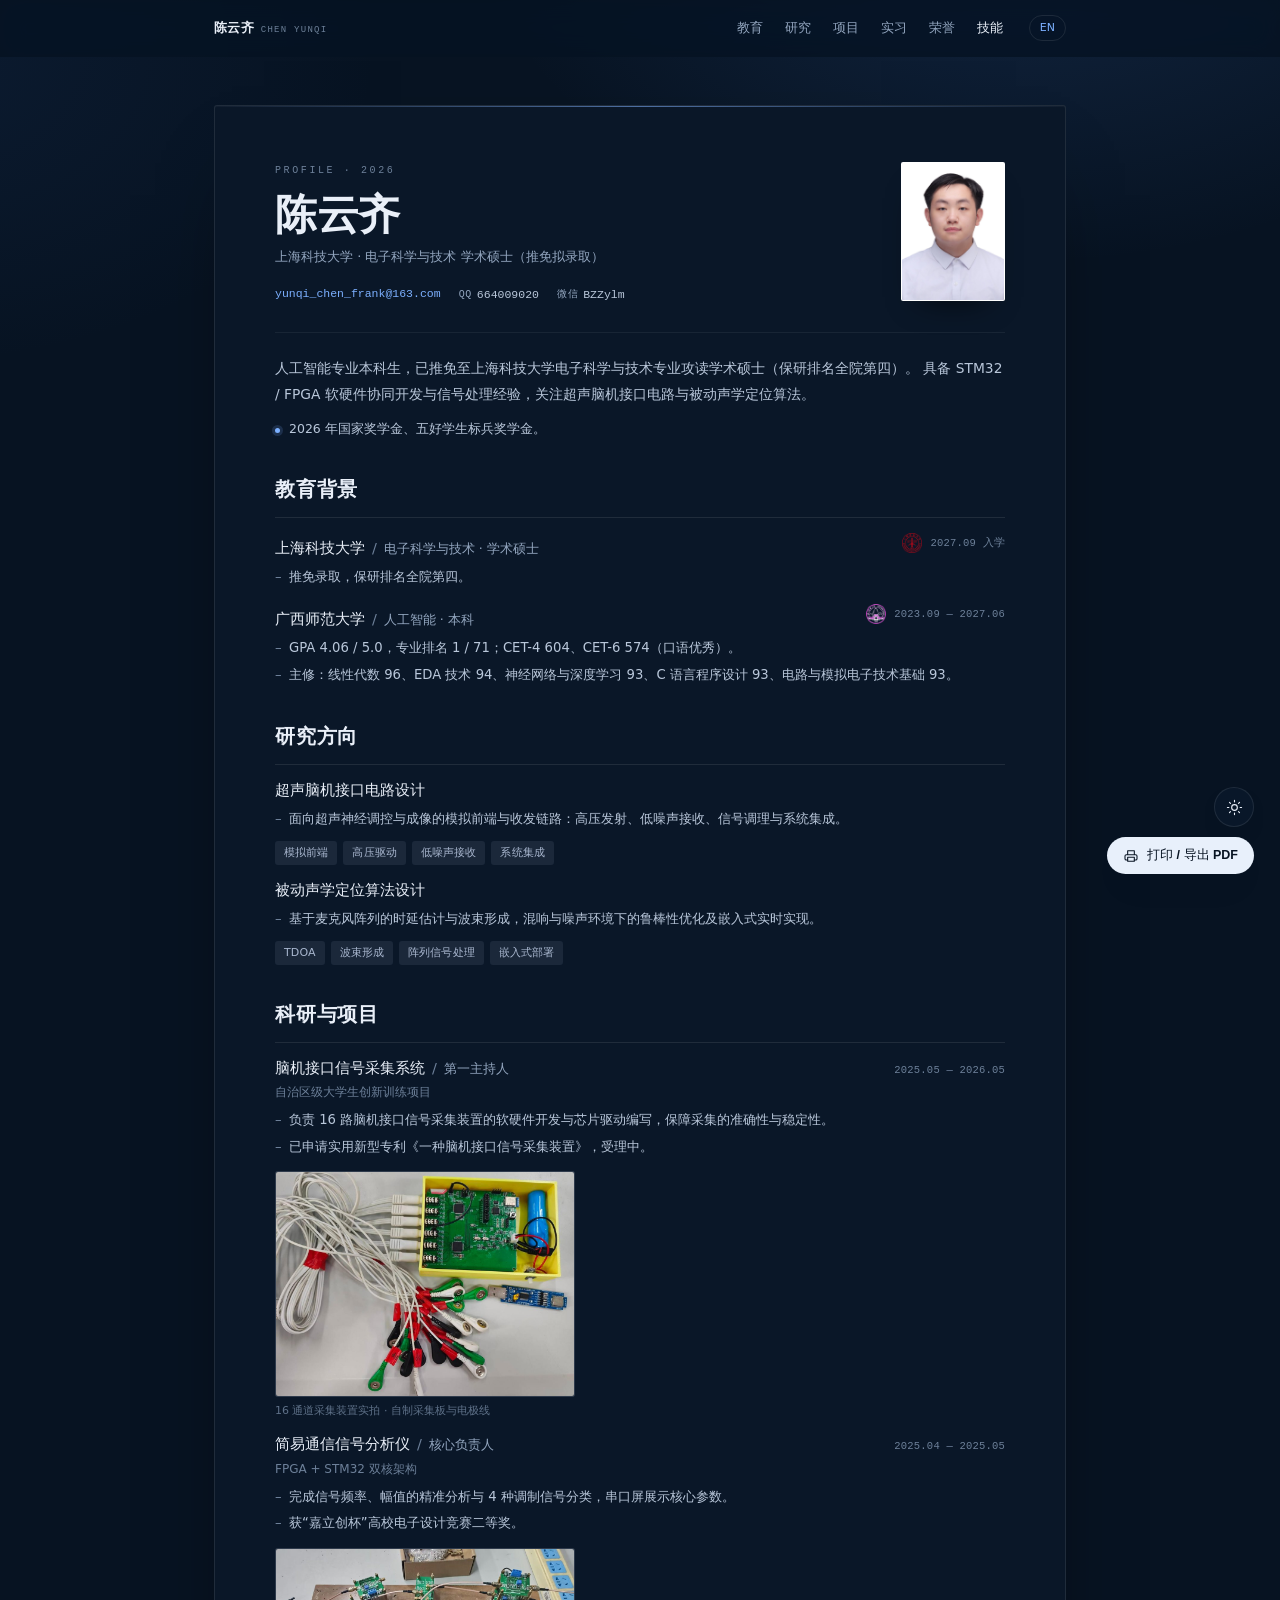
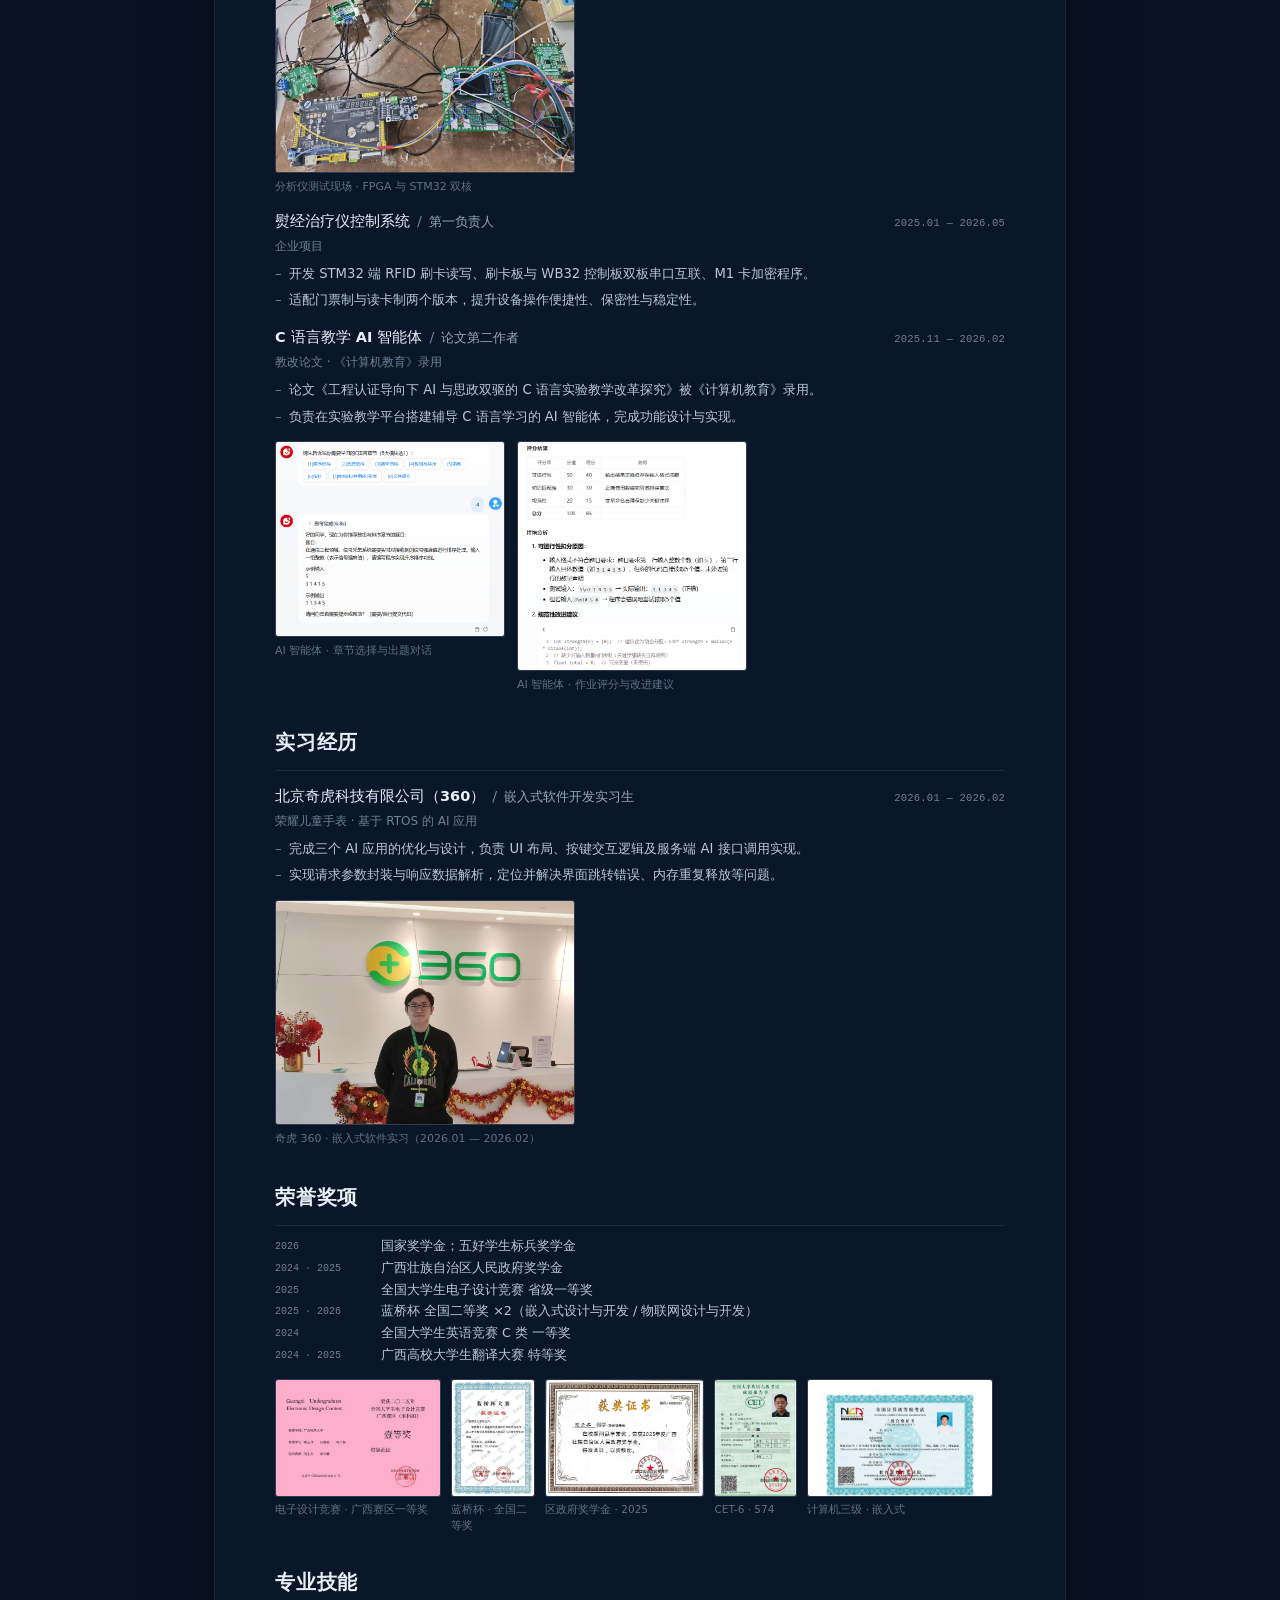
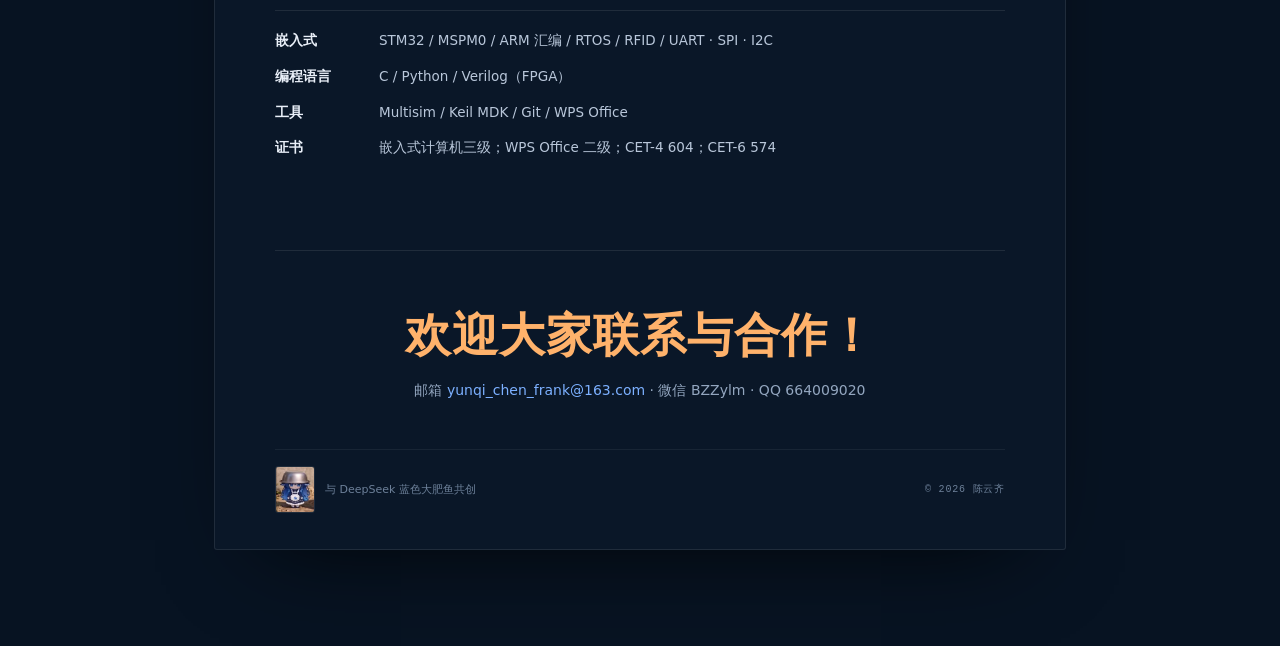
<file: index.html>
<!doctype html>
<html lang="zh-CN">
<head>
  <meta charset="utf-8" />
  <meta name="viewport" content="width=device-width, initial-scale=1" />
  <title>陈云齐 | 超声脑机接口 · 声学定位</title>
  <meta name="description" content="陈云齐：推免至上海科技大学电子科学与技术学术硕士，研究方向为超声脑机接口电路设计与被动声学定位算法设计。" />
  <meta name="author" content="陈云齐" />
  <meta name="theme-color" content="#071322" />
  <meta property="og:type" content="website" />
  <meta property="og:title" content="陈云齐 | 超声脑机接口 · 声学定位" />
  <meta property="og:description" content="上海科技大学电子科学与技术学硕（推免）· 超声脑机接口电路 / 被动声学定位算法" />
  <link rel="icon" href="data:image/svg+xml,%3Csvg xmlns='http://www.w3.org/2000/svg' viewBox='0 0 64 64'%3E%3Crect width='64' height='64' rx='10' fill='%23071322'/%3E%3Ctext x='32' y='44' font-size='32' text-anchor='middle' fill='%237cb0ff' font-family='serif'%3E%E9%99%88%3C/text%3E%3C/svg%3E" />
  <script>document.documentElement.classList.add("js");</script>
  <script>
    (function () {
      var theme = "dark";
      var forced = null;
      try {
        forced = new URLSearchParams(location.search).get("theme");
      } catch (e) {}
      if (forced === "light" || forced === "dark") {
        theme = forced;
      } else {
        try {
          var saved = localStorage.getItem("yunqi-theme");
          if (saved === "light" || saved === "dark") theme = saved;
        } catch (e) {}
      }
      document.documentElement.dataset.theme = theme;
    })();
  </script>
  <link rel="alternate" hreflang="zh-CN" href="./" />
  <link rel="alternate" hreflang="en" href="en/" />
  <link rel="stylesheet" href="styles.css" />
</head>
<body>
  <a class="skip-link" href="#resume">跳到正文</a>

  <header class="site-nav" id="siteNav">
    <div class="nav-inner">
      <a class="nav-brand" href="#top">陈云齐<span>CHEN YUNQI</span></a>
      <nav class="nav-links" aria-label="页面导航">
        <a href="#education">教育</a>
        <a href="#research">研究</a>
        <a href="#projects">项目</a>
        <a href="#experience">实习</a>
        <a href="#honors">荣誉</a>
        <a href="#skills">技能</a>
        <a class="lang" href="en/index.html" hreflang="en" lang="en">EN</a>
      </nav>
    </div>
  </header>

  <main class="page" id="top">
    <article class="sheet" id="resume">
      <!-- ============ 头部 ============ -->
      <header class="resume-head">
        <div class="head-main">
          <p class="eyebrow">PROFILE · 2026</p>
          <h1>陈云齐</h1>
          <p class="head-title">上海科技大学 · 电子科学与技术 学术硕士（推免拟录取）</p>

          <ul class="contact">
            <li><a href="mailto:yunqi_chen_frank@163.com">yunqi_chen_frank@163.com</a></li>
            <li class="im"><span>QQ</span>664009020</li>
            <li class="im"><span>微信</span>BZZylm</li>
          </ul>
        </div>

        <figure class="photo">
          <img src="assets/photo.jpg" alt="陈云齐的证件照" width="900" height="1200" />
        </figure>
      </header>

      <!-- ============ 概述 ============ -->
      <p class="summary">
        人工智能专业本科生，已推免至上海科技大学电子科学与技术专业攻读学术硕士（保研排名全院第四）。
        具备 STM32 / FPGA 软硬件协同开发与信号处理经验，关注超声脑机接口电路与被动声学定位算法。
      </p>

      <p class="now"><span class="dot"></span>2026 年国家奖学金、五好学生标兵奖学金。</p>

      <!-- ============ 01 教育背景 ============ -->
      <section class="block" id="education">
        <h2>教育背景</h2>

        <div class="entry">
          <div class="entry-head">
            <h3>上海科技大学<span class="sep">/</span><span class="role">电子科学与技术 · 学术硕士</span></h3>
            <span class="entry-right">
              <img class="school-emblem" src="assets/shanghaitech-emblem.png" alt="上海科技大学校徽" width="20" height="20" />
              <span class="date">2027.09 入学</span>
            </span>
          </div>
          <ul class="bullets">
            <li>推免录取，保研排名全院第四。</li>
          </ul>
        </div>

        <div class="entry">
          <div class="entry-head">
            <h3>广西师范大学<span class="sep">/</span><span class="role">人工智能 · 本科</span></h3>
            <span class="entry-right">
              <img class="school-emblem" src="assets/gxnu-emblem.png" alt="广西师范大学校徽" width="20" height="20" />
              <span class="date">2023.09 — 2027.06</span>
            </span>
          </div>
          <ul class="bullets">
            <li>GPA 4.06 / 5.0，专业排名 1 / 71；CET-4 604、CET-6 574（口语优秀）。</li>
            <li>主修：线性代数 96、EDA 技术 94、神经网络与深度学习 93、C 语言程序设计 93、电路与模拟电子技术基础 93。</li>
          </ul>
        </div>
      </section>

      <!-- ============ 02 研究方向 ============ -->
      <section class="block" id="research">
        <h2>研究方向</h2>

        <div class="entry">
          <div class="entry-head">
            <h3>超声脑机接口电路设计</h3>
          </div>
          <ul class="bullets">
            <li>面向超声神经调控与成像的模拟前端与收发链路：高压发射、低噪声接收、信号调理与系统集成。</li>
          </ul>
          <ul class="tags">
            <li>模拟前端</li><li>高压驱动</li><li>低噪声接收</li><li>系统集成</li>
          </ul>
        </div>

        <div class="entry">
          <div class="entry-head">
            <h3>被动声学定位算法设计</h3>
          </div>
          <ul class="bullets">
            <li>基于麦克风阵列的时延估计与波束形成，混响与噪声环境下的鲁棒性优化及嵌入式实时实现。</li>
          </ul>
          <ul class="tags">
            <li>TDOA</li><li>波束形成</li><li>阵列信号处理</li><li>嵌入式部署</li>
          </ul>
        </div>
      </section>

      <!-- ============ 03 科研与项目 ============ -->
      <section class="block" id="projects">
        <h2>科研与项目</h2>

        <div class="entry">
          <div class="entry-head">
            <h3>脑机接口信号采集系统<span class="sep">/</span><span class="role">第一主持人</span></h3>
            <span class="date">2025.05 — 2026.05</span>
          </div>
          <p class="entry-sub">自治区级大学生创新训练项目</p>
          <ul class="bullets">
            <li>负责 16 路脑机接口信号采集装置的软硬件开发与芯片驱动编写，保障采集的准确性与稳定性。</li>
            <li>已申请实用新型专利《一种脑机接口信号采集装置》，受理中。</li>
          </ul>
          <figure class="entry-figure">
            <img src="assets/gallery-bci.jpg" alt="16 通道脑机接口信号采集装置" loading="lazy" width="1000" height="750" />
            <figcaption>16 通道采集装置实拍 · 自制采集板与电极线</figcaption>
          </figure>
        </div>

        <div class="entry">
          <div class="entry-head">
            <h3>简易通信信号分析仪<span class="sep">/</span><span class="role">核心负责人</span></h3>
            <span class="date">2025.04 — 2025.05</span>
          </div>
          <p class="entry-sub">FPGA + STM32 双核架构</p>
          <ul class="bullets">
            <li>完成信号频率、幅值的精准分析与 4 种调制信号分类，串口屏展示核心参数。</li>
            <li>获“嘉立创杯”高校电子设计竞赛二等奖。</li>
          </ul>
          <figure class="entry-figure">
            <img src="assets/gallery-communicator.jpg" alt="通信信号分析仪与测试现场" loading="lazy" width="1100" height="825" />
            <figcaption>分析仪测试现场 · FPGA 与 STM32 双核</figcaption>
          </figure>
        </div>

        <div class="entry">
          <div class="entry-head">
            <h3>熨经治疗仪控制系统<span class="sep">/</span><span class="role">第一负责人</span></h3>
            <span class="date">2025.01 — 2026.05</span>
          </div>
          <p class="entry-sub">企业项目</p>
          <ul class="bullets">
            <li>开发 STM32 端 RFID 刷卡读写、刷卡板与 WB32 控制板双板串口互联、M1 卡加密程序。</li>
            <li>适配门票制与读卡制两个版本，提升设备操作便捷性、保密性与稳定性。</li>
          </ul>
        </div>

        <div class="entry">
          <div class="entry-head">
            <h3>C 语言教学 AI 智能体<span class="sep">/</span><span class="role">论文第二作者</span></h3>
            <span class="date">2025.11 — 2026.02</span>
          </div>
          <p class="entry-sub">教改论文 · 《计算机教育》录用</p>
          <ul class="bullets">
            <li>论文《工程认证导向下 AI 与思政双驱的 C 语言实验教学改革探究》被《计算机教育》录用。</li>
            <li>负责在实验教学平台搭建辅导 C 语言学习的 AI 智能体，完成功能设计与实现。</li>
          </ul>
          <div class="figure-row">
            <figure class="entry-figure">
              <img src="assets/paperpic1.png" alt="C 语言教学 AI 智能体对话界面" loading="lazy" width="798" height="678" />
              <figcaption>AI 智能体 · 章节选择与出题对话</figcaption>
            </figure>
            <figure class="entry-figure">
              <img src="assets/paperpic2.png" alt="AI 智能体作业评分与反馈" loading="lazy" width="662" height="661" />
              <figcaption>AI 智能体 · 作业评分与改进建议</figcaption>
            </figure>
          </div>
        </div>
      </section>

      <!-- ============ 04 实习经历 ============ -->
      <section class="block" id="experience">
        <h2>实习经历</h2>

        <div class="entry">
          <div class="entry-head">
            <h3>北京奇虎科技有限公司（360）<span class="sep">/</span><span class="role">嵌入式软件开发实习生</span></h3>
            <span class="date">2026.01 — 2026.02</span>
          </div>
          <p class="entry-sub">荣耀儿童手表 · 基于 RTOS 的 AI 应用</p>
          <ul class="bullets">
            <li>完成三个 AI 应用的优化与设计，负责 UI 布局、按键交互逻辑及服务端 AI 接口调用实现。</li>
            <li>实现请求参数封装与响应数据解析，定位并解决界面跳转错误、内存重复释放等问题。</li>
          </ul>
          <figure class="entry-figure">
            <img src="assets/gallery-internship.jpg" alt="在奇虎 360 实习" loading="lazy" width="1100" height="825" />
            <figcaption>奇虎 360 · 嵌入式软件实习（2026.01 — 2026.02）</figcaption>
          </figure>
        </div>
      </section>

      <!-- ============ 05 荣誉奖项 ============ -->
      <section class="block" id="honors">
        <h2>荣誉奖项</h2>

        <ul class="honor-list">
          <li><span>2026</span><p>国家奖学金；五好学生标兵奖学金</p></li>
          <li><span>2024 · 2025</span><p>广西壮族自治区人民政府奖学金</p></li>
          <li><span>2025</span><p>全国大学生电子设计竞赛 省级一等奖</p></li>
          <li><span>2025 · 2026</span><p>蓝桥杯 全国二等奖 ×2（嵌入式设计与开发 / 物联网设计与开发）</p></li>
          <li><span>2024</span><p>全国大学生英语竞赛 C 类 一等奖</p></li>
          <li><span>2024 · 2025</span><p>广西高校大学生翻译大赛 特等奖</p></li>
        </ul>

        <div class="cert-grid">
          <figure>
            <img src="assets/gallery-electricalrace.jpg" alt="全国大学生电子设计竞赛广西赛区一等奖证书" loading="lazy" width="1000" height="706" />
            <figcaption>电子设计竞赛 · 广西赛区一等奖</figcaption>
          </figure>
          <figure>
            <img src="assets/gallery-bluebridge.jpg" alt="蓝桥杯全国二等奖证书" loading="lazy" width="1000" height="1415" />
            <figcaption>蓝桥杯 · 全国二等奖</figcaption>
          </figure>
          <figure>
            <img src="assets/gallery-scholarship.jpg" alt="广西壮族自治区人民政府奖学金证书" loading="lazy" width="1000" height="738" />
            <figcaption>区政府奖学金 · 2025</figcaption>
          </figure>
          <figure>
            <img src="assets/gallery-cet6.jpg" alt="CET-6 成绩报告单（574 分）" loading="lazy" width="507" height="727" />
            <figcaption>CET-6 · 574</figcaption>
          </figure>
          <figure>
            <img src="assets/gallery-ncre.jpg" alt="全国计算机等级考试三级证书" loading="lazy" width="1000" height="631" />
            <figcaption>计算机三级 · 嵌入式</figcaption>
          </figure>
        </div>
      </section>

      <!-- ============ 06 专业技能 ============ -->
      <section class="block" id="skills">
        <h2>专业技能</h2>

        <dl class="skill-list">
          <div><dt>嵌入式</dt><dd>STM32 / MSPM0 / ARM 汇编 / RTOS / RFID / UART · SPI · I2C</dd></div>
          <div><dt>编程语言</dt><dd>C / Python / Verilog（FPGA）</dd></div>
          <div><dt>工具</dt><dd>Multisim / Keil MDK / Git / WPS Office</dd></div>
          <div><dt>证书</dt><dd>嵌入式计算机三级；WPS Office 二级；CET-4 604；CET-6 574</dd></div>
        </dl>
      </section>

      <section class="cta">
        <h2>欢迎大家联系与合作！</h2>
        <p>邮箱 <a href="mailto:yunqi_chen_frank@163.com">yunqi_chen_frank@163.com</a> · 微信 BZZylm · QQ 664009020</p>
      </section>

      <footer class="sheet-foot">
        <div class="credit">
          <a class="credit-link" href="https://www.deepseek.com" target="_blank" rel="noopener noreferrer" aria-label="访问 DeepSeek 官网" title="DeepSeek 官网">
            <img src="assets/meme-web.png" alt="DeepSeek 蓝色大肥鱼表情包" width="40" height="47" loading="lazy" />
          </a>
          <p>与 DeepSeek 蓝色大肥鱼共创</p>
        </div>
        <p class="copyright">© <span id="year">2026</span> 陈云齐</p>
      </footer>
    </article>
  </main>

  <div class="toolbar">
    <button class="theme-btn" id="themeToggle" type="button" aria-label="切换主题" aria-pressed="false">
      <svg class="icon-sun" viewBox="0 0 24 24" aria-hidden="true">
        <circle cx="12" cy="12" r="4" />
        <path d="M12 2v2M12 20v2M2 12h2M20 12h2M4.9 4.9l1.4 1.4M17.7 17.7l1.4 1.4M19.1 4.9l-1.4 1.4M6.3 17.7l-1.4 1.4" />
      </svg>
      <svg class="icon-moon" viewBox="0 0 24 24" aria-hidden="true">
        <path d="M20 14.5A8.5 8.5 0 0 1 9.5 4a8.5 8.5 0 1 0 10.5 10.5Z" />
      </svg>
    </button>

    <button class="print-btn" id="printBtn" type="button">
      <svg viewBox="0 0 24 24" aria-hidden="true"><path d="M7 9V4h10v5M7 18H5a2 2 0 0 1-2-2v-4a2 2 0 0 1 2-2h14a2 2 0 0 1 2 2v4a2 2 0 0 1-2 2h-2"/><path d="M7 14h10v6H7z"/></svg>
      打印 / 导出 PDF
    </button>
  </div>

  <div class="toast" id="toast" role="status" aria-live="polite">邮箱已复制</div>

  <script src="script.js"></script>
</body>
</html>
</file>
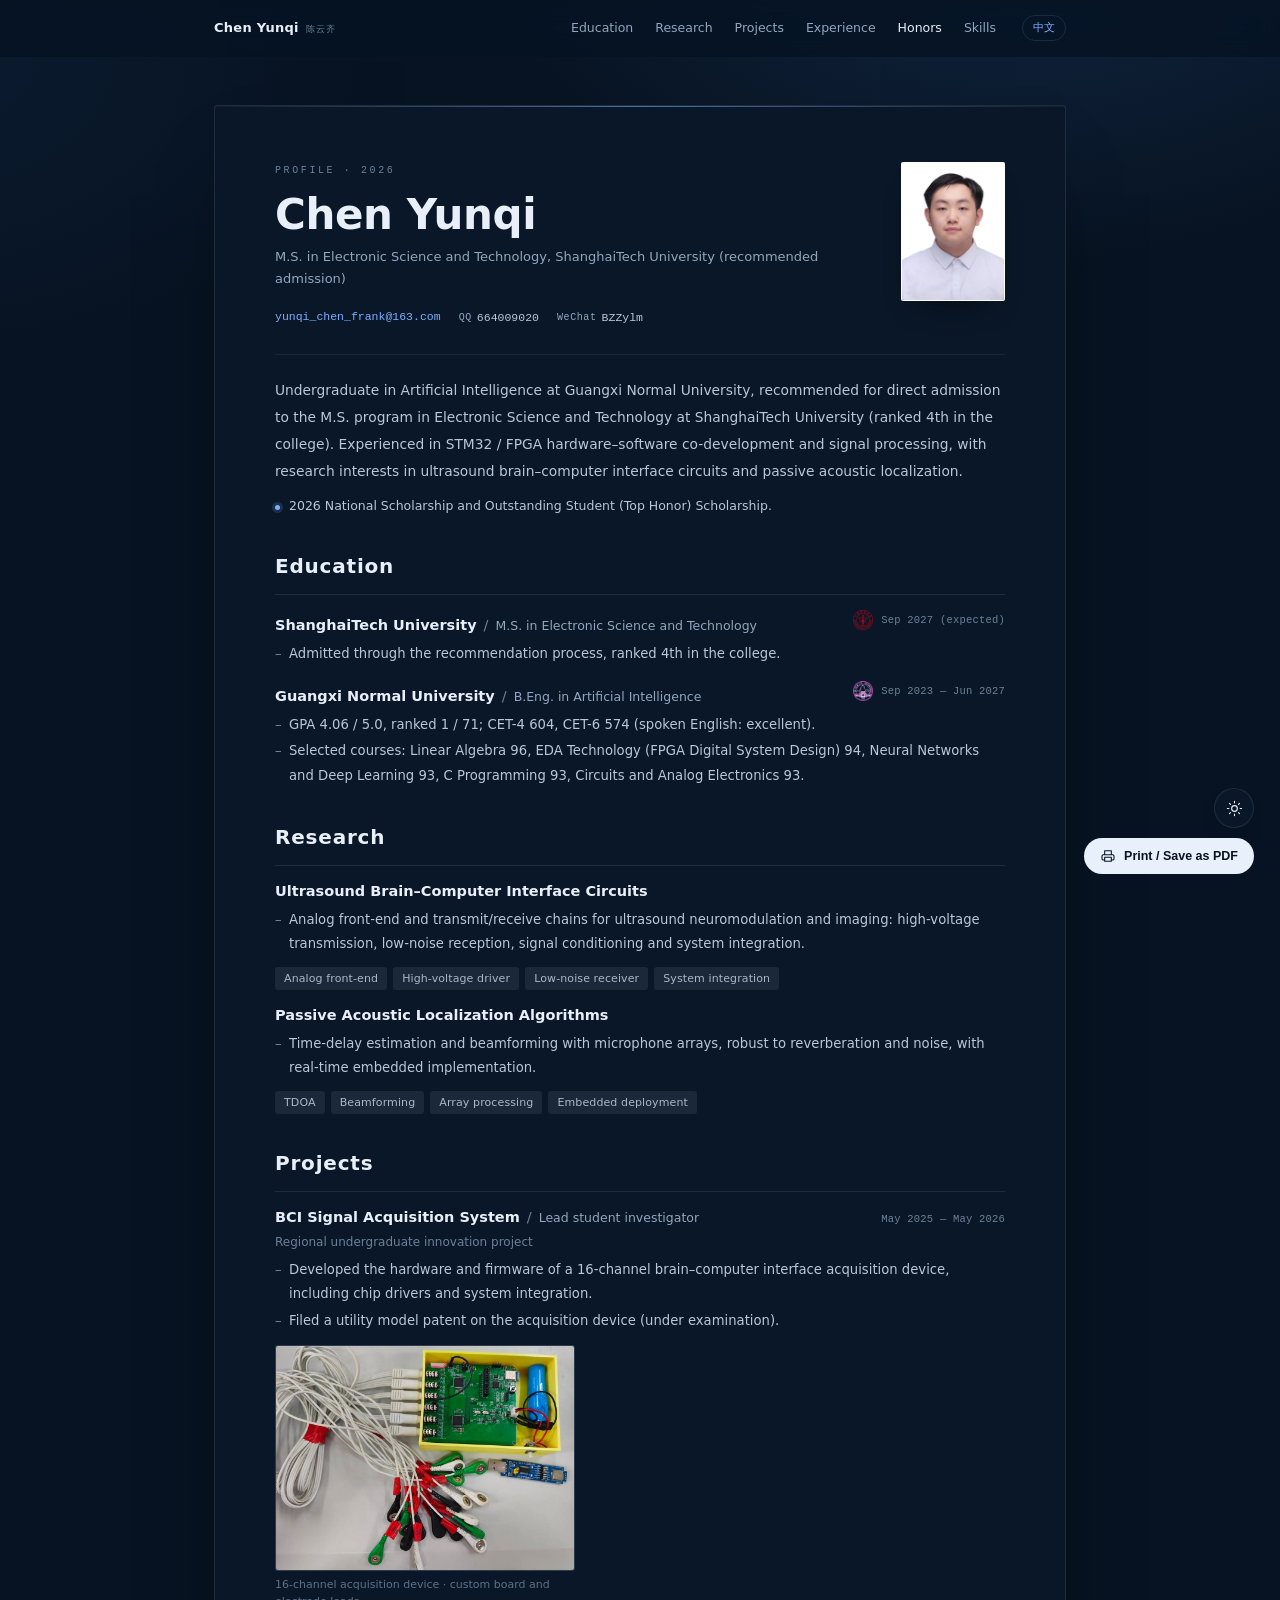
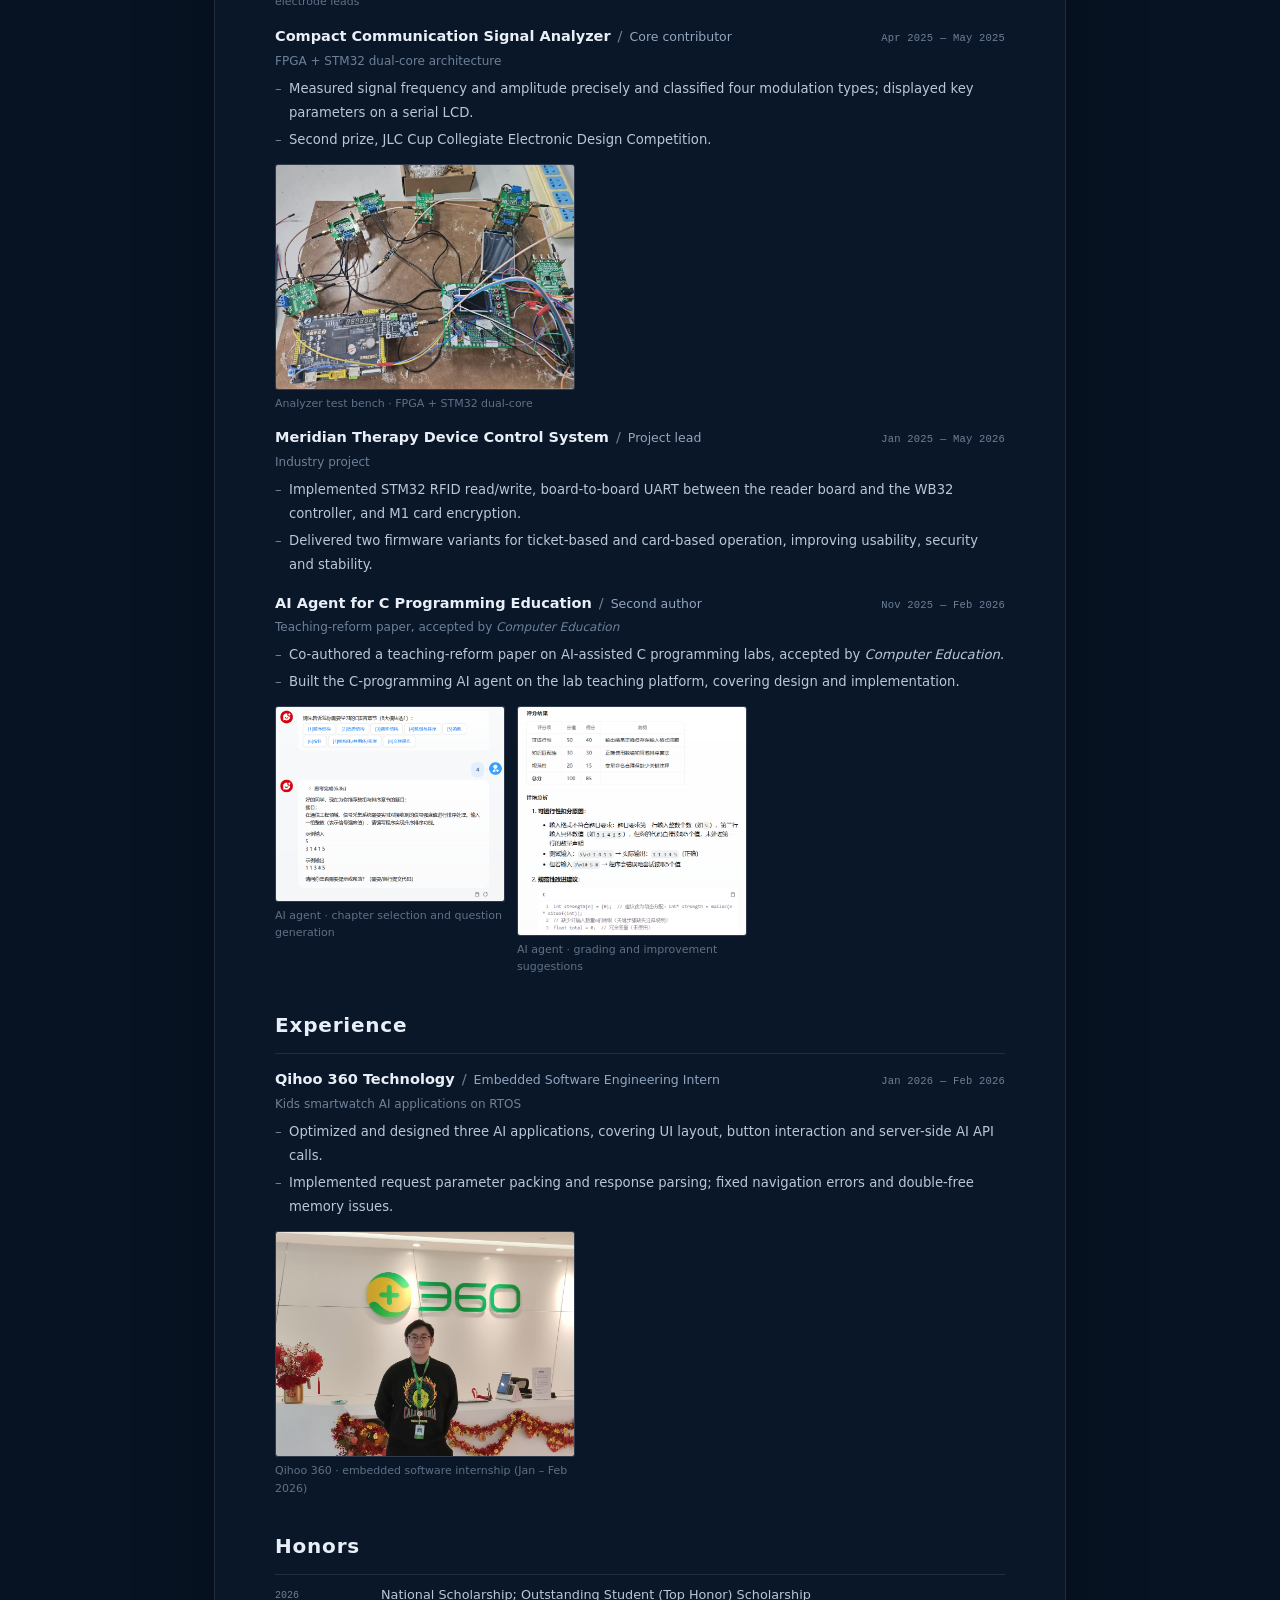
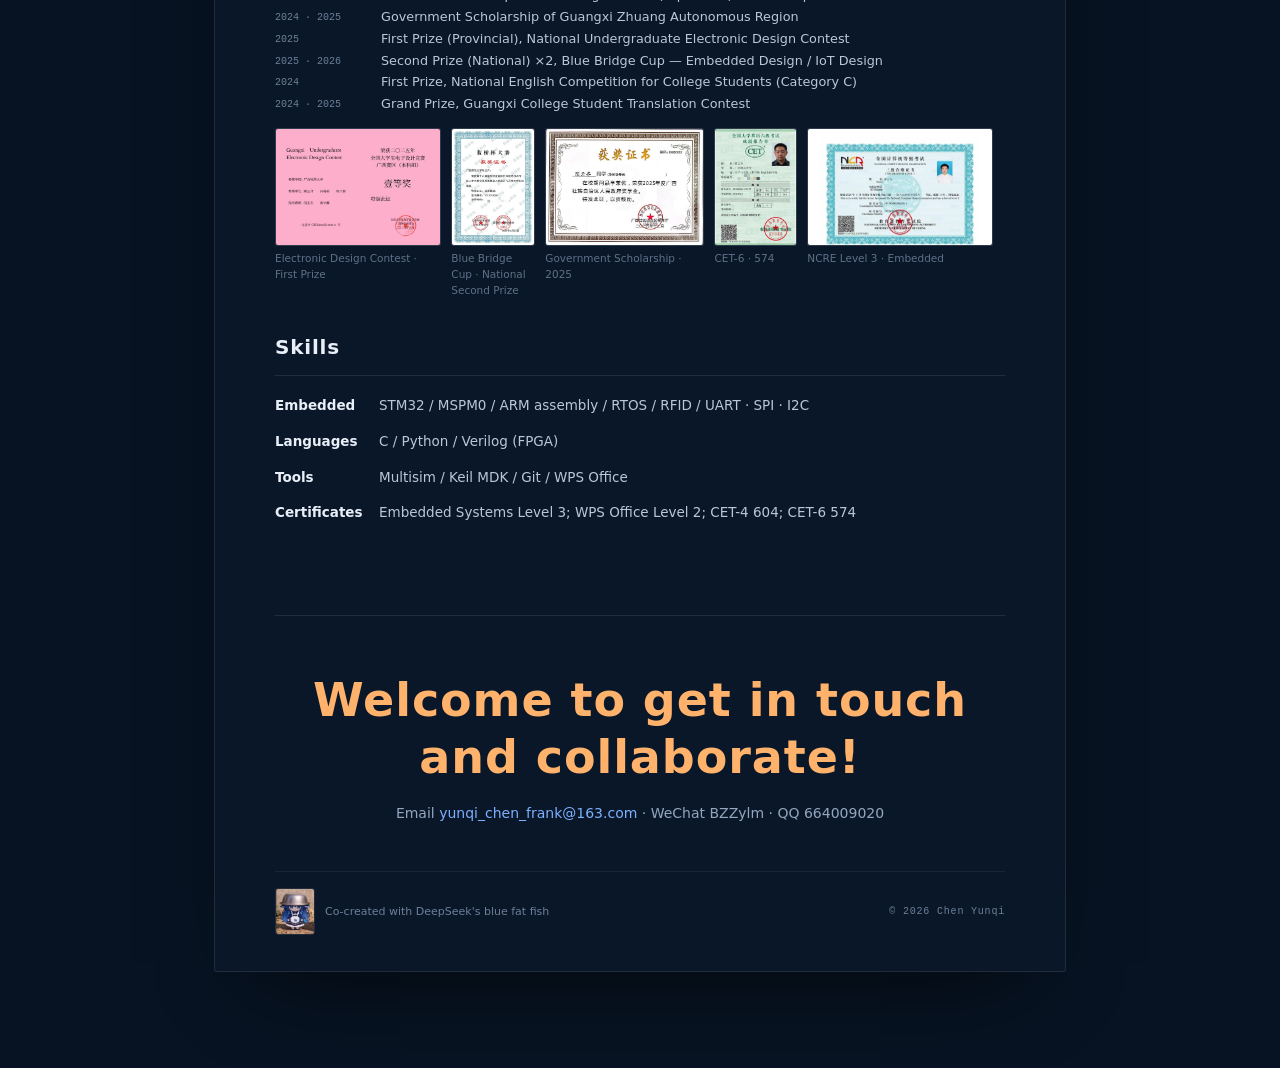
<file: en/index.html>
<!doctype html>
<html lang="en">
<head>
  <meta charset="utf-8" />
  <meta name="viewport" content="width=device-width, initial-scale=1" />
  <title>Chen Yunqi | Ultrasound BCI · Acoustic Localization</title>
  <meta name="description" content="Chen Yunqi — recommended for admission to the M.S. program in Electronic Science and Technology at ShanghaiTech University. Research interests: ultrasound brain–computer interface circuits and passive acoustic localization." />
  <meta name="author" content="Chen Yunqi" />
  <meta name="theme-color" content="#071322" />
  <meta property="og:type" content="website" />
  <meta property="og:title" content="Chen Yunqi | Ultrasound BCI · Acoustic Localization" />
  <meta property="og:description" content="M.S. in Electronic Science and Technology at ShanghaiTech University (recommended) · Ultrasound BCI circuits / Passive acoustic localization" />
  <link rel="icon" href="data:image/svg+xml,%3Csvg xmlns='http://www.w3.org/2000/svg' viewBox='0 0 64 64'%3E%3Crect width='64' height='64' rx='10' fill='%23071322'/%3E%3Ctext x='32' y='44' font-size='32' text-anchor='middle' fill='%237cb0ff' font-family='serif'%3E%E9%99%88%3C/text%3E%3C/svg%3E" />
  <script>document.documentElement.classList.add("js");</script>
  <script>
    (function () {
      var theme = "dark";
      var forced = null;
      try {
        forced = new URLSearchParams(location.search).get("theme");
      } catch (e) {}
      if (forced === "light" || forced === "dark") {
        theme = forced;
      } else {
        try {
          var saved = localStorage.getItem("yunqi-theme");
          if (saved === "light" || saved === "dark") theme = saved;
        } catch (e) {}
      }
      document.documentElement.dataset.theme = theme;
    })();
  </script>
  <link rel="alternate" hreflang="zh-CN" href="../" />
  <link rel="alternate" hreflang="en" href="./" />
  <link rel="stylesheet" href="../styles.css" />
</head>
<body>
  <a class="skip-link" href="#resume">Skip to content</a>

  <header class="site-nav" id="siteNav">
    <div class="nav-inner">
      <a class="nav-brand" href="#top">Chen Yunqi<span>陈云齐</span></a>
      <nav class="nav-links" aria-label="Page navigation">
        <a href="#education">Education</a>
        <a href="#research">Research</a>
        <a href="#projects">Projects</a>
        <a href="#experience">Experience</a>
        <a href="#honors">Honors</a>
        <a href="#skills">Skills</a>
        <a class="lang" href="../index.html" hreflang="zh-CN" lang="zh-CN">中文</a>
      </nav>
    </div>
  </header>

  <main class="page" id="top">
    <article class="sheet" id="resume">
      <!-- ============ Header ============ -->
      <header class="resume-head">
        <div class="head-main">
          <p class="eyebrow">PROFILE · 2026</p>
          <h1>Chen Yunqi</h1>
          <p class="head-title">M.S. in Electronic Science and Technology, ShanghaiTech University (recommended admission)</p>

          <ul class="contact">
            <li><a href="mailto:yunqi_chen_frank@163.com">yunqi_chen_frank@163.com</a></li>
            <li class="im"><span>QQ</span>664009020</li>
            <li class="im"><span>WeChat</span>BZZylm</li>
          </ul>
        </div>

        <figure class="photo">
          <img src="../assets/photo.jpg" alt="Portrait of Chen Yunqi" width="900" height="1200" />
        </figure>
      </header>

      <!-- ============ Summary ============ -->
      <p class="summary">
        Undergraduate in Artificial Intelligence at Guangxi Normal University, recommended for direct
        admission to the M.S. program in Electronic Science and Technology at ShanghaiTech University (ranked 4th in
        the college). Experienced in STM32 / FPGA hardware–software co-development and signal processing,
        with research interests in ultrasound brain–computer interface circuits and passive acoustic localization.
      </p>

      <p class="now"><span class="dot"></span>2026 National Scholarship and Outstanding Student (Top Honor) Scholarship.</p>

      <!-- ============ 01 Education ============ -->
      <section class="block" id="education">
        <h2>Education</h2>

        <div class="entry">
          <div class="entry-head">
            <h3>ShanghaiTech University<span class="sep">/</span><span class="role">M.S. in Electronic Science and Technology</span></h3>
            <span class="entry-right">
              <img class="school-emblem" src="../assets/shanghaitech-emblem.png" alt="ShanghaiTech University emblem" width="20" height="20" />
              <span class="date">Sep 2027 (expected)</span>
            </span>
          </div>
          <ul class="bullets">
            <li>Admitted through the recommendation process, ranked 4th in the college.</li>
          </ul>
        </div>

        <div class="entry">
          <div class="entry-head">
            <h3>Guangxi Normal University<span class="sep">/</span><span class="role">B.Eng. in Artificial Intelligence</span></h3>
            <span class="entry-right">
              <img class="school-emblem" src="../assets/gxnu-emblem.png" alt="Guangxi Normal University emblem" width="20" height="20" />
              <span class="date">Sep 2023 — Jun 2027</span>
            </span>
          </div>
          <ul class="bullets">
            <li>GPA 4.06 / 5.0, ranked 1 / 71; CET-4 604, CET-6 574 (spoken English: excellent).</li>
            <li>Selected courses: Linear Algebra 96, EDA Technology (FPGA Digital System Design) 94, Neural Networks and Deep Learning 93, C Programming 93, Circuits and Analog Electronics 93.</li>
          </ul>
        </div>
      </section>

      <!-- ============ 02 Research ============ -->
      <section class="block" id="research">
        <h2>Research</h2>

        <div class="entry">
          <div class="entry-head">
            <h3>Ultrasound Brain–Computer Interface Circuits</h3>
          </div>
          <ul class="bullets">
            <li>Analog front-end and transmit/receive chains for ultrasound neuromodulation and imaging: high-voltage transmission, low-noise reception, signal conditioning and system integration.</li>
          </ul>
          <ul class="tags">
            <li>Analog front-end</li><li>High-voltage driver</li><li>Low-noise receiver</li><li>System integration</li>
          </ul>
        </div>

        <div class="entry">
          <div class="entry-head">
            <h3>Passive Acoustic Localization Algorithms</h3>
          </div>
          <ul class="bullets">
            <li>Time-delay estimation and beamforming with microphone arrays, robust to reverberation and noise, with real-time embedded implementation.</li>
          </ul>
          <ul class="tags">
            <li>TDOA</li><li>Beamforming</li><li>Array processing</li><li>Embedded deployment</li>
          </ul>
        </div>
      </section>

      <!-- ============ 03 Projects ============ -->
      <section class="block" id="projects">
        <h2>Projects</h2>

        <div class="entry">
          <div class="entry-head">
            <h3>BCI Signal Acquisition System<span class="sep">/</span><span class="role">Lead student investigator</span></h3>
            <span class="date">May 2025 — May 2026</span>
          </div>
          <p class="entry-sub">Regional undergraduate innovation project</p>
          <ul class="bullets">
            <li>Developed the hardware and firmware of a 16-channel brain–computer interface acquisition device, including chip drivers and system integration.</li>
            <li>Filed a utility model patent on the acquisition device (under examination).</li>
          </ul>
          <figure class="entry-figure">
            <img src="../assets/gallery-bci.jpg" alt="16-channel BCI acquisition device" loading="lazy" width="1000" height="750" />
            <figcaption>16-channel acquisition device · custom board and electrode leads</figcaption>
          </figure>
        </div>

        <div class="entry">
          <div class="entry-head">
            <h3>Compact Communication Signal Analyzer<span class="sep">/</span><span class="role">Core contributor</span></h3>
            <span class="date">Apr 2025 — May 2025</span>
          </div>
          <p class="entry-sub">FPGA + STM32 dual-core architecture</p>
          <ul class="bullets">
            <li>Measured signal frequency and amplitude precisely and classified four modulation types; displayed key parameters on a serial LCD.</li>
            <li>Second prize, JLC Cup Collegiate Electronic Design Competition.</li>
          </ul>
          <figure class="entry-figure">
            <img src="../assets/gallery-communicator.jpg" alt="Communication signal analyzer on the bench" loading="lazy" width="1100" height="825" />
            <figcaption>Analyzer test bench · FPGA + STM32 dual-core</figcaption>
          </figure>
        </div>

        <div class="entry">
          <div class="entry-head">
            <h3>Meridian Therapy Device Control System<span class="sep">/</span><span class="role">Project lead</span></h3>
            <span class="date">Jan 2025 — May 2026</span>
          </div>
          <p class="entry-sub">Industry project</p>
          <ul class="bullets">
            <li>Implemented STM32 RFID read/write, board-to-board UART between the reader board and the WB32 controller, and M1 card encryption.</li>
            <li>Delivered two firmware variants for ticket-based and card-based operation, improving usability, security and stability.</li>
          </ul>
        </div>

        <div class="entry">
          <div class="entry-head">
            <h3>AI Agent for C Programming Education<span class="sep">/</span><span class="role">Second author</span></h3>
            <span class="date">Nov 2025 — Feb 2026</span>
          </div>
          <p class="entry-sub">Teaching-reform paper, accepted by <em>Computer Education</em></p>
          <ul class="bullets">
            <li>Co-authored a teaching-reform paper on AI-assisted C programming labs, accepted by <em>Computer Education</em>.</li>
            <li>Built the C-programming AI agent on the lab teaching platform, covering design and implementation.</li>
          </ul>
          <div class="figure-row">
            <figure class="entry-figure">
              <img src="../assets/paperpic1.png" alt="AI agent chat interface" loading="lazy" width="798" height="678" />
              <figcaption>AI agent · chapter selection and question generation</figcaption>
            </figure>
            <figure class="entry-figure">
              <img src="../assets/paperpic2.png" alt="AI agent grading and feedback" loading="lazy" width="662" height="661" />
              <figcaption>AI agent · grading and improvement suggestions</figcaption>
            </figure>
          </div>
        </div>
      </section>

      <!-- ============ 04 Experience ============ -->
      <section class="block" id="experience">
        <h2>Experience</h2>

        <div class="entry">
          <div class="entry-head">
            <h3>Qihoo 360 Technology<span class="sep">/</span><span class="role">Embedded Software Engineering Intern</span></h3>
            <span class="date">Jan 2026 — Feb 2026</span>
          </div>
          <p class="entry-sub">Kids smartwatch AI applications on RTOS</p>
          <ul class="bullets">
            <li>Optimized and designed three AI applications, covering UI layout, button interaction and server-side AI API calls.</li>
            <li>Implemented request parameter packing and response parsing; fixed navigation errors and double-free memory issues.</li>
          </ul>
          <figure class="entry-figure">
            <img src="../assets/gallery-internship.jpg" alt="Embedded software internship at Qihoo 360" loading="lazy" width="1100" height="825" />
            <figcaption>Qihoo 360 · embedded software internship (Jan – Feb 2026)</figcaption>
          </figure>
        </div>
      </section>

      <!-- ============ 05 Honors ============ -->
      <section class="block" id="honors">
        <h2>Honors</h2>

        <ul class="honor-list">
          <li><span>2026</span><p>National Scholarship; Outstanding Student (Top Honor) Scholarship</p></li>
          <li><span>2024 · 2025</span><p>Government Scholarship of Guangxi Zhuang Autonomous Region</p></li>
          <li><span>2025</span><p>First Prize (Provincial), National Undergraduate Electronic Design Contest</p></li>
          <li><span>2025 · 2026</span><p>Second Prize (National) ×2, Blue Bridge Cup — Embedded Design / IoT Design</p></li>
          <li><span>2024</span><p>First Prize, National English Competition for College Students (Category C)</p></li>
          <li><span>2024 · 2025</span><p>Grand Prize, Guangxi College Student Translation Contest</p></li>
        </ul>

        <div class="cert-grid">
          <figure>
            <img src="../assets/gallery-electricalrace.jpg" alt="First prize certificate, Electronic Design Contest (Guangxi)" loading="lazy" width="1000" height="706" />
            <figcaption>Electronic Design Contest · First Prize</figcaption>
          </figure>
          <figure>
            <img src="../assets/gallery-bluebridge.jpg" alt="Blue Bridge Cup national second prize certificate" loading="lazy" width="1000" height="1415" />
            <figcaption>Blue Bridge Cup · National Second Prize</figcaption>
          </figure>
          <figure>
            <img src="../assets/gallery-scholarship.jpg" alt="Guangxi government scholarship certificate" loading="lazy" width="1000" height="738" />
            <figcaption>Government Scholarship · 2025</figcaption>
          </figure>
          <figure>
            <img src="../assets/gallery-cet6.jpg" alt="CET-6 score report (574)" loading="lazy" width="507" height="727" />
            <figcaption>CET-6 · 574</figcaption>
          </figure>
          <figure>
            <img src="../assets/gallery-ncre.jpg" alt="NCRE Level 3 certificate" loading="lazy" width="1000" height="631" />
            <figcaption>NCRE Level 3 · Embedded</figcaption>
          </figure>
        </div>
      </section>

      <!-- ============ 06 Skills ============ -->
      <section class="block" id="skills">
        <h2>Skills</h2>

        <dl class="skill-list">
          <div><dt>Embedded</dt><dd>STM32 / MSPM0 / ARM assembly / RTOS / RFID / UART · SPI · I2C</dd></div>
          <div><dt>Languages</dt><dd>C / Python / Verilog (FPGA)</dd></div>
          <div><dt>Tools</dt><dd>Multisim / Keil MDK / Git / WPS Office</dd></div>
          <div><dt>Certificates</dt><dd>Embedded Systems Level 3; WPS Office Level 2; CET-4 604; CET-6 574</dd></div>
        </dl>
      </section>

      <section class="cta">
        <h2>Welcome to get in touch and collaborate!</h2>
        <p>Email <a href="mailto:yunqi_chen_frank@163.com">yunqi_chen_frank@163.com</a> · WeChat BZZylm · QQ 664009020</p>
      </section>

      <footer class="sheet-foot">
        <div class="credit">
          <a class="credit-link" href="https://www.deepseek.com" target="_blank" rel="noopener noreferrer" aria-label="Visit the DeepSeek website" title="DeepSeek">
            <img src="../assets/meme-web.png" alt="DeepSeek blue fat fish meme" width="40" height="47" loading="lazy" />
          </a>
          <p>Co-created with DeepSeek's blue fat fish</p>
        </div>
        <p class="copyright">© <span id="year">2026</span> Chen Yunqi</p>
      </footer>
    </article>
  </main>

  <div class="toolbar">
    <button class="theme-btn" id="themeToggle" type="button" aria-label="Toggle theme" aria-pressed="false">
      <svg class="icon-sun" viewBox="0 0 24 24" aria-hidden="true">
        <circle cx="12" cy="12" r="4" />
        <path d="M12 2v2M12 20v2M2 12h2M20 12h2M4.9 4.9l1.4 1.4M17.7 17.7l1.4 1.4M19.1 4.9l-1.4 1.4M6.3 17.7l-1.4 1.4" />
      </svg>
      <svg class="icon-moon" viewBox="0 0 24 24" aria-hidden="true">
        <path d="M20 14.5A8.5 8.5 0 0 1 9.5 4a8.5 8.5 0 1 0 10.5 10.5Z" />
      </svg>
    </button>

    <button class="print-btn" id="printBtn" type="button">
      <svg viewBox="0 0 24 24" aria-hidden="true"><path d="M7 9V4h10v5M7 18H5a2 2 0 0 1-2-2v-4a2 2 0 0 1 2-2h14a2 2 0 0 1 2 2v4a2 2 0 0 1-2 2h-2"/><path d="M7 14h10v6H7z"/></svg>
      Print / Save as PDF
    </button>
  </div>

  <script src="../script.js"></script>
</body>
</html>
</file>
<file: styles.css>
/* ==========================================================================
   陈云齐 · 简历版个人主页
   深蓝（默认） / 浅色学术（参考 SUIT Lab）双主题
   打印：A4 白纸
   ========================================================================== */

:root {
  color-scheme: dark;

  --sheet: #0a1728;
  --ink: #e9eff8;
  --body: #b9c7da;
  --muted: #93a6bf;
  --muted-2: #6d8099;
  --line: rgba(255, 255, 255, 0.09);
  --line-soft: rgba(255, 255, 255, 0.06);
  --accent: #7cb0ff;
  --accent-soft: rgba(124, 176, 255, 0.16);
  --warm: #ffb26b;
  --badge-bg: rgba(148, 163, 184, 0.12);
  --badge-ink: #a9b7cf;

  --page-color: #071322;
  --page-image: radial-gradient(
      900px 600px at 80% -12%,
      rgba(64, 116, 196, 0.2),
      transparent 62%
    ),
    radial-gradient(800px 520px at -8% 6%, rgba(38, 76, 136, 0.14), transparent 60%);

  --sheet-shadow: 0 40px 90px -50px rgba(0, 0, 0, 0.9),
    0 1px 0 rgba(255, 255, 255, 0.03) inset;
  --btn-bg: #e8f0fb;
  --btn-ink: #071322;
  --toast-bg: rgba(10, 24, 43, 0.96);
  --toast-ink: #cfe2f8;
  --tool-bg: rgba(10, 24, 43, 0.92);
  --nav-bg: rgba(7, 19, 34, 0.82);

  --font: "Inter", "PingFang SC", "HarmonyOS Sans SC", "Microsoft YaHei",
    "Noto Sans SC", system-ui, -apple-system, sans-serif;
  --mono: "JetBrains Mono", "Cascadia Code", "SF Mono", Consolas,
    "Liberation Mono", monospace;
  --ease: cubic-bezier(0.22, 1, 0.36, 1);
}

/* 浅色学术主题：参考 SUIT Lab / Hugo Academic 的配色与组件 */
:root[data-theme="light"] {
  color-scheme: light;

  --sheet: #ffffff;
  --ink: rgba(0, 0, 0, 0.87);
  --body: rgba(0, 0, 0, 0.72);
  --muted: rgba(0, 0, 0, 0.6);
  --muted-2: rgba(0, 0, 0, 0.5);
  --line: rgba(0, 0, 0, 0.12);
  --line-soft: rgba(0, 0, 0, 0.07);
  --accent: #1565c0;
  --accent-soft: rgba(21, 101, 192, 0.12);
  --warm: #d9480f;
  --badge-bg: rgba(0, 0, 0, 0.05);
  --badge-ink: rgba(0, 0, 0, 0.72);

  --page-color: #f7f7f7;
  --page-image: none;

  --sheet-shadow: 0 1px 3px rgba(0, 0, 0, 0.06),
    0 14px 30px -22px rgba(0, 0, 0, 0.28);
  --btn-bg: #1565c0;
  --btn-ink: #ffffff;
  --toast-bg: #ffffff;
  --toast-ink: rgba(0, 0, 0, 0.8);
  --tool-bg: #ffffff;
  --nav-bg: rgba(247, 247, 247, 0.88);
}

*,
*::before,
*::after {
  box-sizing: border-box;
}

html {
  scroll-behavior: smooth;
  scroll-padding-top: 76px;
}

body {
  margin: 0;
  background-color: var(--page-color);
  background-image: var(--page-image);
  background-attachment: fixed;
  color: var(--ink);
  font-family: var(--font);
  font-size: 14px;
  line-height: 1.75;
  -webkit-font-smoothing: antialiased;
  text-rendering: optimizeLegibility;
}

h1,
h2,
h3,
p,
ul,
dl,
dd,
figure {
  margin: 0;
}

ul {
  padding: 0;
  list-style: none;
}

a {
  color: inherit;
  text-decoration: none;
}

img {
  display: block;
  max-width: 100%;
}

::selection {
  background: rgba(124, 176, 255, 0.3);
  color: #fff;
}

:focus-visible {
  outline: 2px solid var(--accent);
  outline-offset: 3px;
}

.skip-link {
  position: absolute;
  left: 16px;
  top: -60px;
  z-index: 100;
  padding: 10px 16px;
  border-radius: 4px;
  background: var(--ink);
  color: var(--page-color);
  font-size: 13px;
  transition: top 0.2s var(--ease);
}

.skip-link:focus {
  top: 16px;
}

/* ---------- 顶部导航 ---------- */
.site-nav {
  position: sticky;
  top: 0;
  z-index: 50;
  background: var(--nav-bg);
  backdrop-filter: saturate(150%) blur(12px);
  -webkit-backdrop-filter: saturate(150%) blur(12px);
  border-bottom: 1px solid transparent;
  transition: border-color 0.2s var(--ease), box-shadow 0.2s var(--ease);
}

.site-nav.scrolled {
  border-bottom-color: var(--line);
  box-shadow: 0 8px 20px -20px rgba(0, 0, 0, 0.7);
}

.nav-inner {
  max-width: 900px;
  margin: 0 auto;
  padding: 0 24px;
  height: 56px;
  display: flex;
  align-items: center;
  justify-content: space-between;
  gap: 20px;
}

.nav-brand {
  font-size: 13px;
  font-weight: 600;
  letter-spacing: 0.02em;
  color: var(--ink);
  white-space: nowrap;
}

.nav-brand span {
  margin-left: 7px;
  font-family: var(--mono);
  font-size: 9px;
  font-weight: 400;
  letter-spacing: 0.14em;
  color: var(--muted-2);
}

.nav-links {
  display: flex;
  align-items: center;
  gap: 22px;
  min-width: 0;
  overflow-x: auto;
  scrollbar-width: none;
  -ms-overflow-style: none;
}

.nav-links::-webkit-scrollbar {
  display: none;
}

.nav-links a {
  position: relative;
  padding: 4px 0;
  font-size: 12.5px;
  color: var(--muted);
  white-space: nowrap;
  transition: color 0.2s var(--ease);
}

.nav-links a::after {
  content: "";
  position: absolute;
  left: 0;
  right: 100%;
  bottom: -2px;
  height: 1px;
  background: var(--accent);
  transition: right 0.25s var(--ease);
}

.nav-links a:hover,
.nav-links a.active {
  color: var(--ink);
}

.nav-links a:hover::after,
.nav-links a.active::after {
  right: 0;
}

.nav-links .lang {
  margin-left: 4px;
  padding: 2px 10px;
  border: 1px solid var(--line);
  border-radius: 999px;
  font-size: 11px;
  color: var(--accent);
}

.nav-links .lang::after {
  display: none;
}

.nav-links .lang:hover {
  border-color: var(--accent);
  color: var(--accent);
}

/* ---------- 纸张 ---------- */
.page {
  max-width: 900px;
  margin: 0 auto;
  padding: 48px 24px 96px;
}

.sheet {
  position: relative;
  padding: 56px 60px 36px;
  background: var(--sheet);
  border: 1px solid var(--line);
  border-radius: 3px;
  box-shadow: var(--sheet-shadow);
}

.sheet::before {
  content: "";
  position: absolute;
  inset: 0 0 auto 0;
  height: 1px;
  background: linear-gradient(90deg, transparent, rgba(124, 176, 255, 0.55), transparent);
}

:root[data-theme="light"] .sheet::before {
  display: none;
}

/* ---------- 头部 ---------- */
.resume-head {
  display: grid;
  grid-template-columns: minmax(0, 1fr) 104px;
  gap: 40px;
  align-items: start;
}

.eyebrow {
  font-family: var(--mono);
  font-size: 10px;
  letter-spacing: 0.26em;
  color: var(--muted-2);
}

.resume-head h1 {
  margin-top: 12px;
  font-size: 42px;
  font-weight: 700;
  line-height: 1.1;
  letter-spacing: -0.01em;
}

.head-title {
  margin-top: 8px;
  font-size: 13px;
  color: var(--muted);
}

.contact {
  display: flex;
  flex-wrap: wrap;
  gap: 6px 18px;
  margin-top: 16px;
  font-family: var(--mono);
  font-size: 11.5px;
  color: var(--muted-2);
}

.contact li {
  display: flex;
  align-items: center;
}

.contact a {
  color: var(--accent);
  border-bottom: 1px solid transparent;
  transition: color 0.2s var(--ease), border-color 0.2s var(--ease);
}

.contact a:hover {
  border-bottom-color: currentColor;
}

.contact .im {
  gap: 5px;
  color: var(--body);
}

.contact .im span {
  font-size: 10px;
  letter-spacing: 0.06em;
  color: var(--muted);
}

.photo img {
  width: 104px;
  height: auto;
  aspect-ratio: 3 / 4;
  object-fit: cover;
  border-radius: 2px;
  border: 1px solid var(--line);
  background: #fff;
  box-shadow: 0 16px 32px -20px rgba(0, 0, 0, 0.9);
}

/* ---------- 概述 ---------- */
.summary {
  margin-top: 26px;
  padding-top: 22px;
  border-top: 1px solid var(--line-soft);
  font-size: 13.8px;
  line-height: 1.95;
  color: var(--body);
}

.now {
  display: flex;
  align-items: baseline;
  gap: 9px;
  margin-top: 10px;
  font-size: 12.5px;
  color: var(--body);
}

.dot {
  flex: none;
  width: 5px;
  height: 5px;
  border-radius: 50%;
  background: var(--accent);
  box-shadow: 0 0 0 3px var(--accent-soft);
}

/* ---------- 区块 ---------- */
.block {
  margin-top: 32px;
}

.block h2 {
  display: flex;
  align-items: baseline;
  gap: 0;
  padding-bottom: 10px;
  border-bottom: 1px solid var(--line);
  font-size: 20px;
  font-weight: 650;
  letter-spacing: 0.04em;
  color: var(--ink);
}

.block h2 .no {
  font-family: var(--mono);
  font-size: 11px;
  font-weight: 400;
  letter-spacing: 0.1em;
  color: var(--accent);
}

.entry {
  margin-top: 15px;
}

.entry-head {
  display: flex;
  align-items: baseline;
  justify-content: space-between;
  gap: 16px;
}

.entry-head h3 {
  font-size: 14.5px;
  font-weight: 550;
  line-height: 1.5;
}

.entry-head h3 .role {
  font-size: 12.5px;
  font-weight: 400;
  color: var(--muted);
}

.sep {
  margin: 0 7px;
  font-weight: 400;
  color: var(--muted-2);
}

.date {
  flex: none;
  font-family: var(--mono);
  font-size: 10.5px;
  letter-spacing: 0.02em;
  color: var(--muted-2);
  white-space: nowrap;
}

/* 教育背景右侧：校徽 + 日期 */
.entry-right {
  display: flex;
  align-items: center;
  gap: 8px;
  flex: none;
}

.school-emblem {
  width: 20px;
  height: 20px;
  flex: none;
  opacity: 0.95;
}

/* 深蓝主题下校徽偏暗，稍微提亮 */
:root:not([data-theme="light"]) .school-emblem {
  filter: brightness(1.6) saturate(1.2);
}

.entry-sub {
  margin-top: 3px;
  font-size: 12px;
  color: var(--muted-2);
}

.bullets {
  margin-top: 5px;
}

.bullets li {
  position: relative;
  padding-left: 14px;
  font-size: 13.2px;
  line-height: 1.85;
  color: var(--body);
}

.bullets li + li {
  margin-top: 2px;
}

.bullets li::before {
  content: "–";
  position: absolute;
  left: 0;
  color: var(--muted-2);
}

/* ---------- 关键词标签（参考 SUIT Lab 的 badge） ---------- */
.tags {
  display: flex;
  flex-wrap: wrap;
  gap: 6px;
  margin-top: 10px;
}

.tags li {
  padding: 3px 9px;
  border-radius: 3px;
  background: var(--badge-bg);
  color: var(--badge-ink);
  font-size: 11px;
  line-height: 1.6;
  letter-spacing: 0.01em;
}

/* ---------- 荣誉 ---------- */
.honor-list {
  display: grid;
  grid-template-columns: 1fr;
  gap: 2px;
  margin-top: 10px;
  max-width: 640px;
}

.honor-list li {
  display: grid;
  grid-template-columns: 96px 1fr;
  gap: 10px;
  font-size: 12.8px;
  line-height: 1.55;
  color: var(--body);
}

.honor-list span {
  font-family: var(--mono);
  font-size: 10px;
  color: var(--muted-2);
  padding-top: 3px;
  white-space: nowrap;
}

/* ---------- 技能 ---------- */
.skill-list {
  margin-top: 12px;
}

.skill-list > div {
  display: grid;
  grid-template-columns: 92px 1fr;
  gap: 12px;
  padding: 6px 0;
}

.skill-list dt {
  font-size: 13.5px;
  font-weight: 600;
  color: var(--ink);
}

.skill-list dd {
  font-size: 13.5px;
  color: var(--body);
}

/* ---------- 条目配图（保持原比例） ---------- */
.entry-figure {
  margin: 12px 0 0;
  max-width: 300px;
}

.entry-figure img {
  display: block;
  width: 100%;
  height: auto;
  border-radius: 3px;
  border: 1px solid var(--line);
  background: var(--badge-bg);
}

.entry-figure figcaption {
  margin-top: 5px;
  font-size: 11px;
  line-height: 1.6;
  color: var(--muted-2);
  opacity: 0.85;
}

.figure-row {
  display: flex;
  flex-wrap: wrap;
  align-items: flex-start;
  gap: 12px;
  margin-top: 12px;
}

.figure-row .entry-figure {
  margin: 0;
  max-width: 230px;
}

/* ---------- 证书缩略图（按原比例，高度统一，紧凑排列） ---------- */
.cert-grid {
  display: flex;
  flex-wrap: wrap;
  align-items: flex-start;
  gap: 10px;
  margin-top: 14px;
}

.cert-grid figure {
  margin: 0;
}

.cert-grid img {
  display: block;
  height: 118px;
  width: auto;
  border-radius: 3px;
  border: 1px solid var(--line);
  background: var(--badge-bg);
}

.cert-grid figcaption {
  width: 0;
  min-width: 100%;
  margin-top: 5px;
  font-size: 10.5px;
  line-height: 1.5;
  color: var(--muted-2);
  opacity: 0.85;
}

/* ---------- 结尾 CTA ---------- */
.cta {
  margin-top: 84px;
  padding: 56px 0 12px;
  border-top: 1px solid var(--line);
  text-align: center;
}

.cta h2 {
  width: 100%;
  font-size: clamp(30px, 5vw, 46px);
  font-weight: 700;
  letter-spacing: 0.02em;
  line-height: 1.25;
  color: var(--warm);
}

.cta p {
  margin-top: 14px;
  font-size: 14px;
  color: var(--muted);
}

.cta a {
  color: var(--accent);
  border-bottom: 1px solid transparent;
  transition: border-color 0.2s var(--ease);
}

.cta a:hover {
  border-bottom-color: currentColor;
}

/* ---------- 页脚 ---------- */
.sheet-foot {
  display: flex;
  align-items: center;
  justify-content: space-between;
  gap: 20px;
  flex-wrap: wrap;
  margin-top: 34px;
  padding-top: 16px;
  border-top: 1px solid var(--line-soft);
}

.credit {
  display: flex;
  align-items: center;
  gap: 10px;
}

.credit-link {
  display: block;
  line-height: 0;
  border-radius: 3px;
  transition: transform 0.22s var(--ease), opacity 0.22s var(--ease);
}

.credit-link:hover {
  transform: translateY(-1px) scale(1.05);
  opacity: 0.9;
}

.credit img {
  width: 40px;
  height: auto;
  border-radius: 3px;
  border: 1px solid var(--line);
}

.credit p {
  font-size: 11px;
  color: var(--muted-2);
}

.copyright {
  font-family: var(--mono);
  font-size: 10px;
  letter-spacing: 0.08em;
  color: var(--muted-2);
}

/* ---------- 工具栏：主题 + 打印 ---------- */
.toolbar {
  position: fixed;
  right: 26px;
  bottom: 26px;
  z-index: 60;
  display: flex;
  flex-direction: column;
  align-items: flex-end;
  gap: 10px;
}

.theme-btn {
  display: grid;
  place-items: center;
  width: 40px;
  height: 40px;
  padding: 0;
  border: 1px solid var(--line);
  border-radius: 50%;
  background: var(--tool-bg);
  color: var(--ink);
  box-shadow: 0 10px 24px -16px rgba(0, 0, 0, 0.75);
  transition: transform 0.22s var(--ease), border-color 0.22s var(--ease),
    color 0.22s var(--ease);
}

.theme-btn:hover {
  transform: translateY(-2px);
  border-color: var(--accent);
  color: var(--accent);
}

.theme-btn svg {
  width: 17px;
  height: 17px;
  fill: none;
  stroke: currentColor;
  stroke-width: 1.6;
  stroke-linecap: round;
  stroke-linejoin: round;
}

.theme-btn .icon-moon,
.theme-btn .icon-sun {
  display: none;
}

:root:not([data-theme="light"]) .theme-btn .icon-sun {
  display: block;
}

:root[data-theme="light"] .theme-btn .icon-moon {
  display: block;
}

.print-btn {
  display: inline-flex;
  align-items: center;
  gap: 8px;
  padding: 10px 16px;
  border: 0;
  border-radius: 999px;
  background: var(--btn-bg);
  color: var(--btn-ink);
  font-size: 12.5px;
  font-weight: 550;
  box-shadow: 0 16px 34px -18px rgba(0, 0, 0, 0.9);
  transition: transform 0.22s var(--ease), filter 0.22s var(--ease);
}

.print-btn svg {
  width: 16px;
  height: 16px;
  fill: none;
  stroke: currentColor;
  stroke-width: 1.6;
  stroke-linecap: round;
  stroke-linejoin: round;
}

.print-btn:hover {
  transform: translateY(-2px);
  filter: brightness(1.05);
}

/* ---------- Toast ---------- */
.toast {
  position: fixed;
  left: 50%;
  bottom: 84px;
  z-index: 80;
  transform: translate(-50%, 16px);
  padding: 9px 16px;
  border-radius: 999px;
  border: 1px solid var(--line);
  background: var(--toast-bg);
  color: var(--toast-ink);
  font-size: 12px;
  box-shadow: 0 12px 30px -18px rgba(0, 0, 0, 0.6);
  opacity: 0;
  pointer-events: none;
  transition: opacity 0.28s var(--ease), transform 0.28s var(--ease);
}

.toast.show {
  opacity: 1;
  transform: translate(-50%, 0);
}

/* ---------- 渐入 ---------- */
.js [data-reveal] {
  opacity: 0;
  transform: translateY(10px);
  transition: opacity 0.6s var(--ease), transform 0.6s var(--ease);
}

.js [data-reveal].in {
  opacity: 1;
  transform: none;
}

/* ---------- 浅色主题细节 ---------- */
:root[data-theme="light"] .photo img {
  box-shadow: 0 2px 10px rgba(0, 0, 0, 0.08);
}

:root[data-theme="light"] .print-btn {
  box-shadow: 0 10px 24px -14px rgba(21, 101, 192, 0.55);
}

/* ---------- 响应式（仅屏幕，避免影响 A4 打印宽度） ---------- */
@media screen and (max-width: 760px) {
  .page {
    padding: 20px 12px 88px;
  }

  .nav-inner {
    height: 52px;
    padding: 0 16px;
    gap: 12px;
  }

  .nav-brand span {
    display: none;
  }

  .nav-links {
    gap: 16px;
  }

  .nav-links a {
    font-size: 12px;
  }

  .nav-links .lang {
    padding: 1px 8px;
  }

  .sheet {
    padding: 30px 22px 26px;
  }

  .resume-head {
    grid-template-columns: minmax(0, 1fr) 84px;
    gap: 20px;
  }

  .resume-head h1 {
    font-size: 32px;
  }

  .photo img {
    width: 84px;
  }

  .contact {
    font-size: 10.5px;
  }

  .cert-grid {
    gap: 8px;
  }

  .cert-grid img {
    height: 96px;
  }

  .honor-list {
    grid-template-columns: 1fr;
  }

  .skill-list > div {
    grid-template-columns: 68px 1fr;
  }

  .toolbar {
    right: 16px;
    bottom: 16px;
  }
}

/* 窄屏再把教育条目按“标题一行、校徽+日期一行”排；
   560–760px 区间保持桌面式左右布局，避免 725px 左右就堆叠 */
@media screen and (max-width: 560px) {
  .entry-head {
    flex-wrap: wrap;
    gap: 2px 12px;
  }

  .entry-right {
    order: 2;
  }

  .date {
    order: 2;
    font-size: 10px;
  }

  .entry-head h3 {
    order: 1;
    width: 100%;
  }

  .cert-grid img {
    height: 88px;
  }
}

/* ==========================================================================
   打印 / 导出 PDF：A4 白纸
   ========================================================================== */
@page {
  size: A4;
  margin: 10mm 11mm;
}

@media print {
  html,
  body {
    background: #fff !important;
    color: #111;
    font-size: 9.2pt;
    line-height: 1.5;
  }

  .page {
    max-width: none;
    margin: 0;
    padding: 0;
  }

  .sheet {
    padding: 0;
    margin: 0;
    border: 0;
    border-radius: 0;
    background: #fff;
    box-shadow: none;
  }

  .sheet::before {
    display: none;
  }

  .toolbar,
  .site-nav,
  .toast,
  .skip-link {
    display: none !important;
  }

  .entry-figure,
  .figure-row,
  .cert-grid {
    display: none;
  }

  .eyebrow {
    color: #666;
    font-size: 7.5pt;
  }

  .resume-head {
    grid-template-columns: minmax(0, 1fr) 26mm;
    gap: 8mm;
  }

  .resume-head h1 {
    margin-top: 2mm;
    font-size: 20pt;
    color: #111;
  }

  .head-title {
    margin-top: 1mm;
    font-size: 9.5pt;
    color: #333;
  }

  .contact {
    margin-top: 2.5mm;
    font-size: 8.2pt;
    color: #444;
  }

  .contact a {
    color: #1a4d8f;
    text-decoration: none;
  }

  .photo img {
    width: 26mm;
    border: 1px solid #d5dbe3;
    box-shadow: none;
  }

  .summary {
    margin-top: 5mm;
    padding-top: 4mm;
    border-top: 1px solid #dfe4ea;
    font-size: 8.8pt;
    line-height: 1.6;
    color: #333;
  }

  .now {
    margin-top: 2mm;
    font-size: 8.6pt;
    color: #333;
  }

  .dot {
    background: #1a4d8f;
    box-shadow: none;
  }

  .block {
    margin-top: 4.2mm;
  }

  .block h2 {
    padding-bottom: 1.6mm;
    border-bottom: 1px solid #cfd6df;
    font-size: 9.6pt;
    letter-spacing: 0.14em;
    color: #111;
    break-after: avoid;
    page-break-after: avoid;
  }

  .block h2 .no {
    color: #1a4d8f;
    font-size: 8pt;
  }

  .entry {
    margin-top: 2mm;
    break-inside: avoid;
    page-break-inside: avoid;
  }

  .school-emblem {
    width: 6mm;
    height: 6mm;
    opacity: 1;
    filter: none;
  }

  .entry-right {
    gap: 4mm;
  }

  .entry-head h3 {
    font-size: 9.8pt;
    color: #111;
  }

  .entry-head h3 .role {
    font-size: 8.8pt;
    color: #444;
  }

  .sep {
    color: #999;
  }

  .date {
    font-size: 8pt;
    color: #555;
  }

  .entry-sub {
    font-size: 8.2pt;
    color: #666;
  }

  .bullets {
    margin-top: 0.8mm;
  }

  .tags {
    display: none;
  }

  .bullets li {
    font-size: 8.4pt;
    line-height: 1.45;
    color: #2b2b2b;
    padding-left: 3.2mm;
  }

  .bullets li::before {
    color: #777;
  }

  .honor-list {
    margin-top: 2mm;
    gap: 0.8mm;
    grid-template-columns: 1fr;
  }

  .honor-list li {
    font-size: 8.6pt;
    grid-template-columns: 26mm 1fr;
    line-height: 1.5;
    color: #2b2b2b;
  }

  .honor-list span {
    font-size: 7.6pt;
    color: #666;
  }

  .skill-list {
    margin-top: 2mm;
  }

  .skill-list > div {
    padding: 0.8mm 0;
    grid-template-columns: 18mm 1fr;
  }

  .skill-list dt {
    font-size: 8.4pt;
    color: #555;
  }

  .skill-list dd {
    font-size: 8.6pt;
    color: #2b2b2b;
  }

  .sheet-foot {
    margin-top: 4mm;
    padding-top: 2mm;
    border-top: 1px solid #e2e6ec;
  }

  .credit img {
    width: 8mm;
    border-color: #d5dbe3;
  }

  .credit p {
    font-size: 7.4pt;
    color: #777;
  }

  .copyright {
    font-size: 7.2pt;
    color: #777;
  }

  .cta {
    margin-top: 8mm;
    padding-top: 4mm;
    border-top: 1px solid #e2e6ec;
  }

  .cta h2 {
    font-size: 17pt;
    color: #b45309;
  }

  .cta p {
    margin-top: 2mm;
    font-size: 8.6pt;
    color: #555;
  }

  .js [data-reveal] {
    opacity: 1 !important;
    transform: none !important;
  }
}

/* ---------- 降低动态效果 ---------- */
@media (prefers-reduced-motion: reduce) {
  *,
  *::before,
  *::after {
    animation-duration: 0.001ms !important;
    animation-iteration-count: 1 !important;
    transition-duration: 0.001ms !important;
  }

  .js [data-reveal] {
    opacity: 1;
    transform: none;
  }
}
</file>
